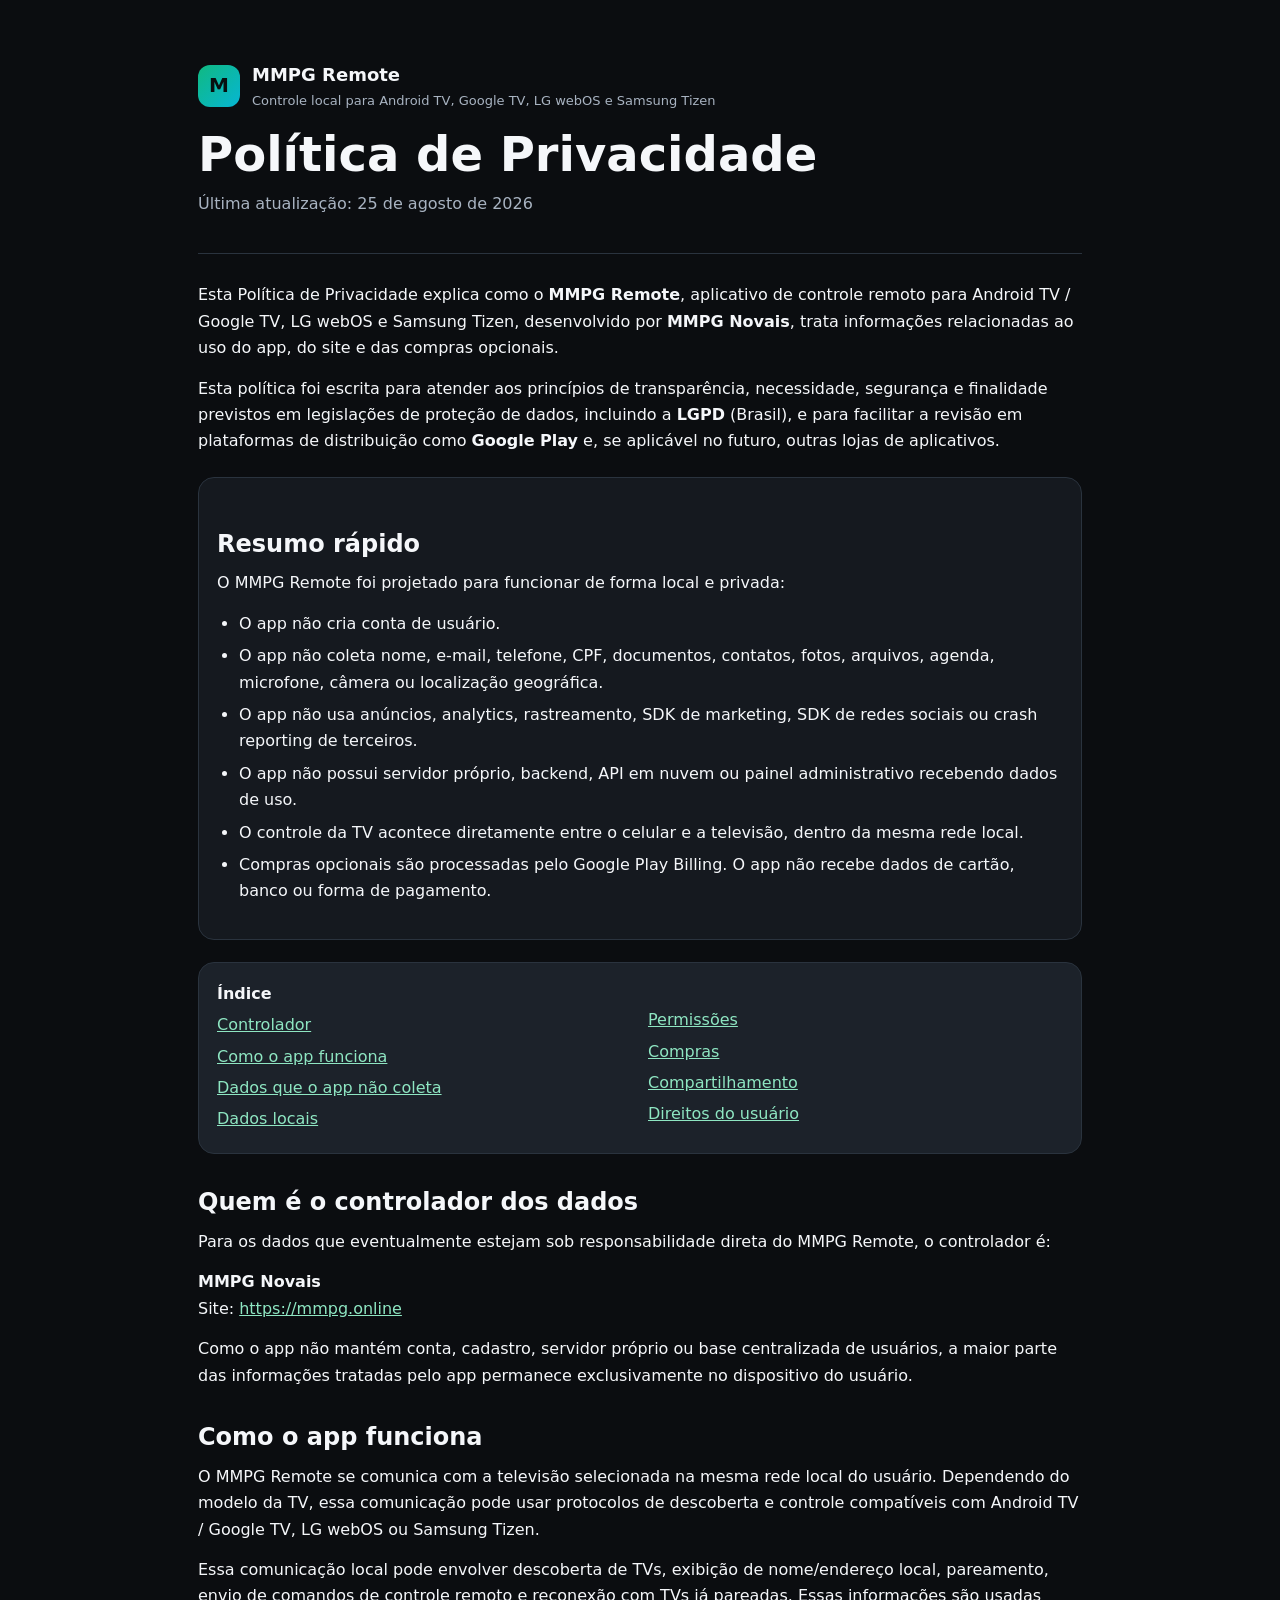
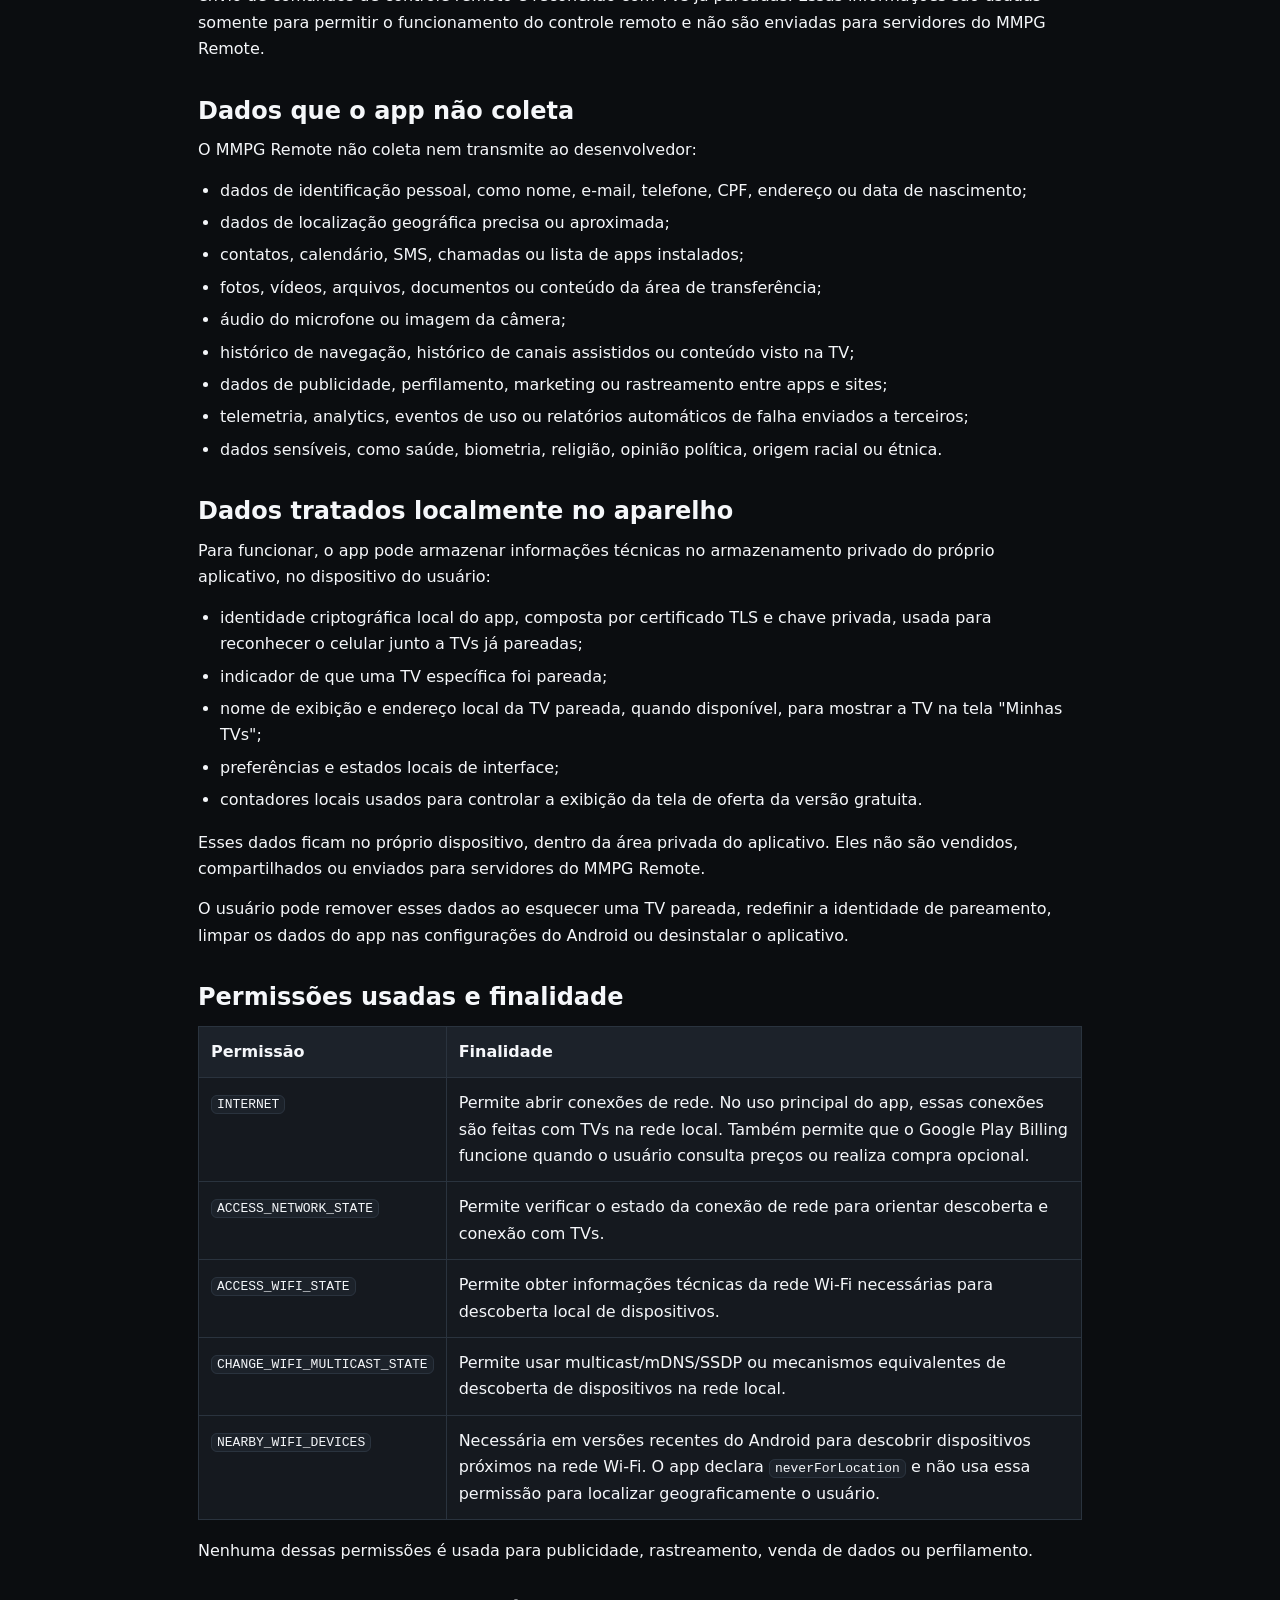
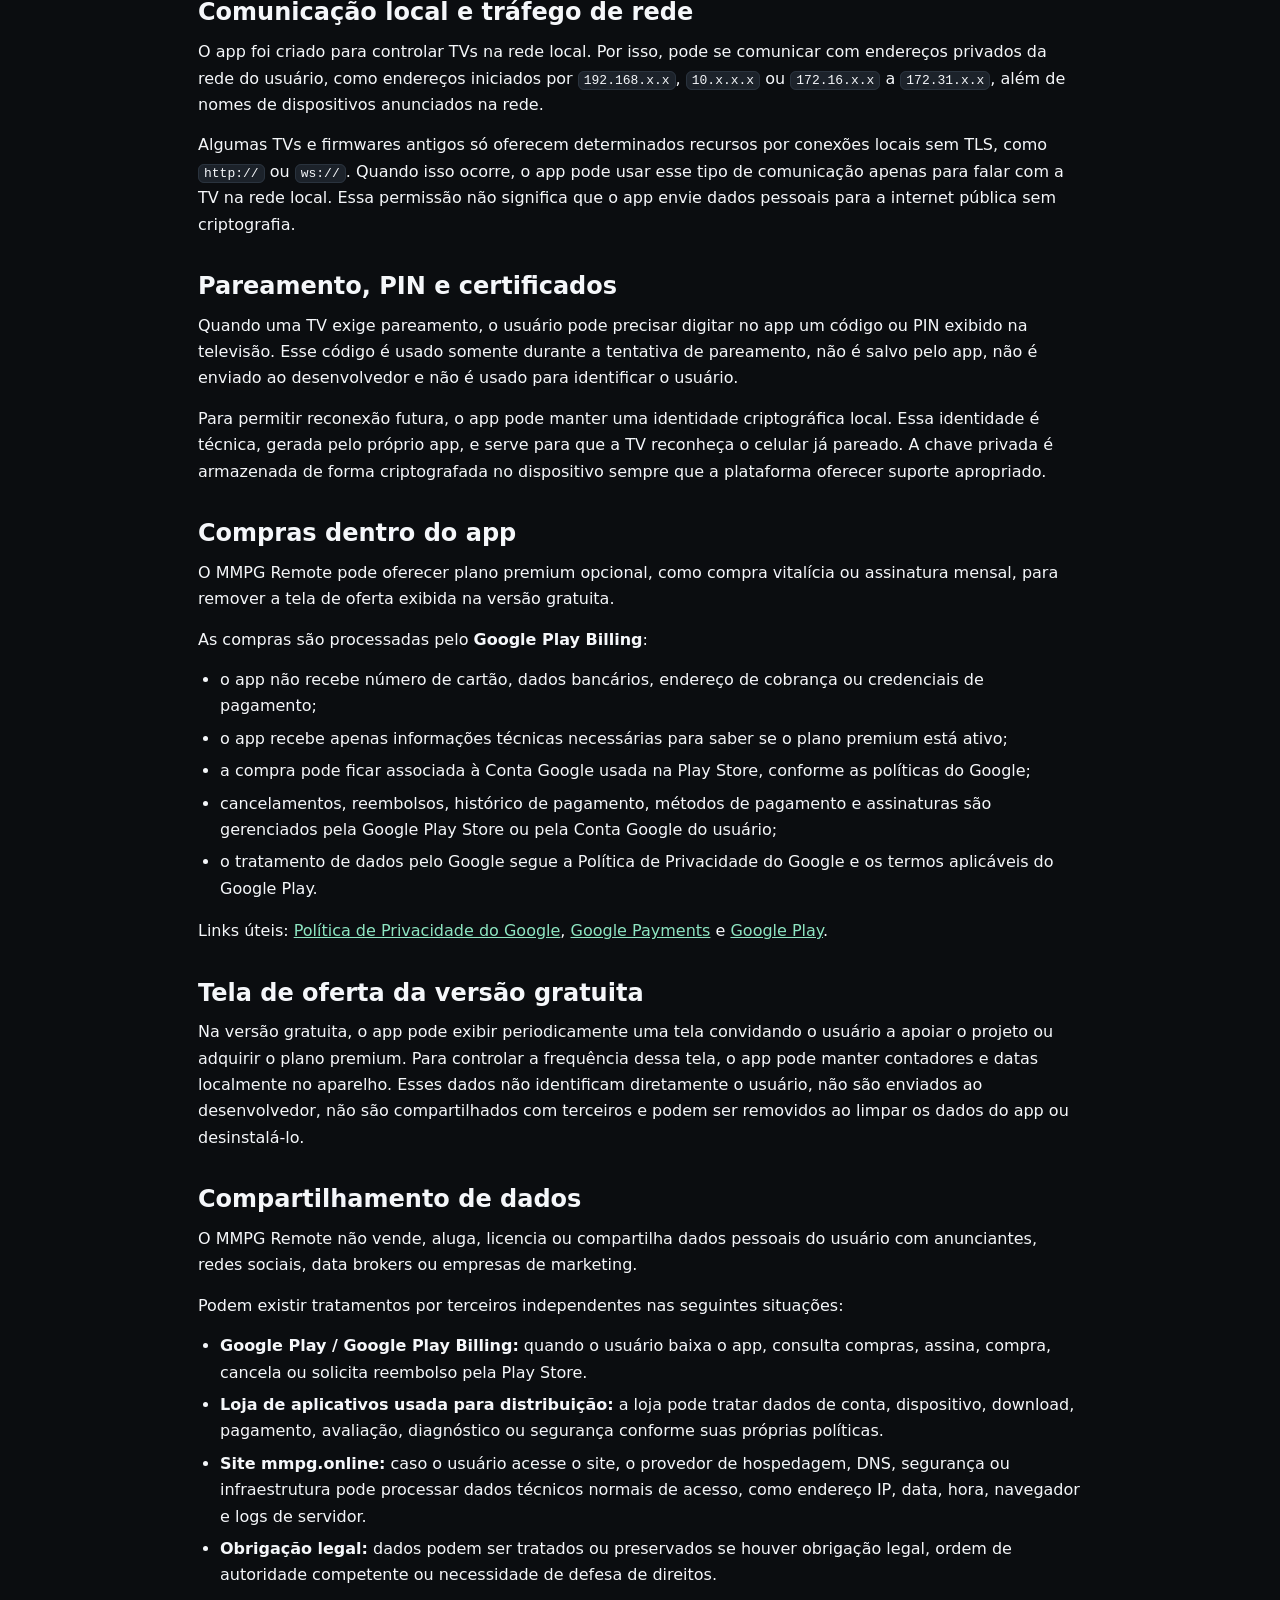
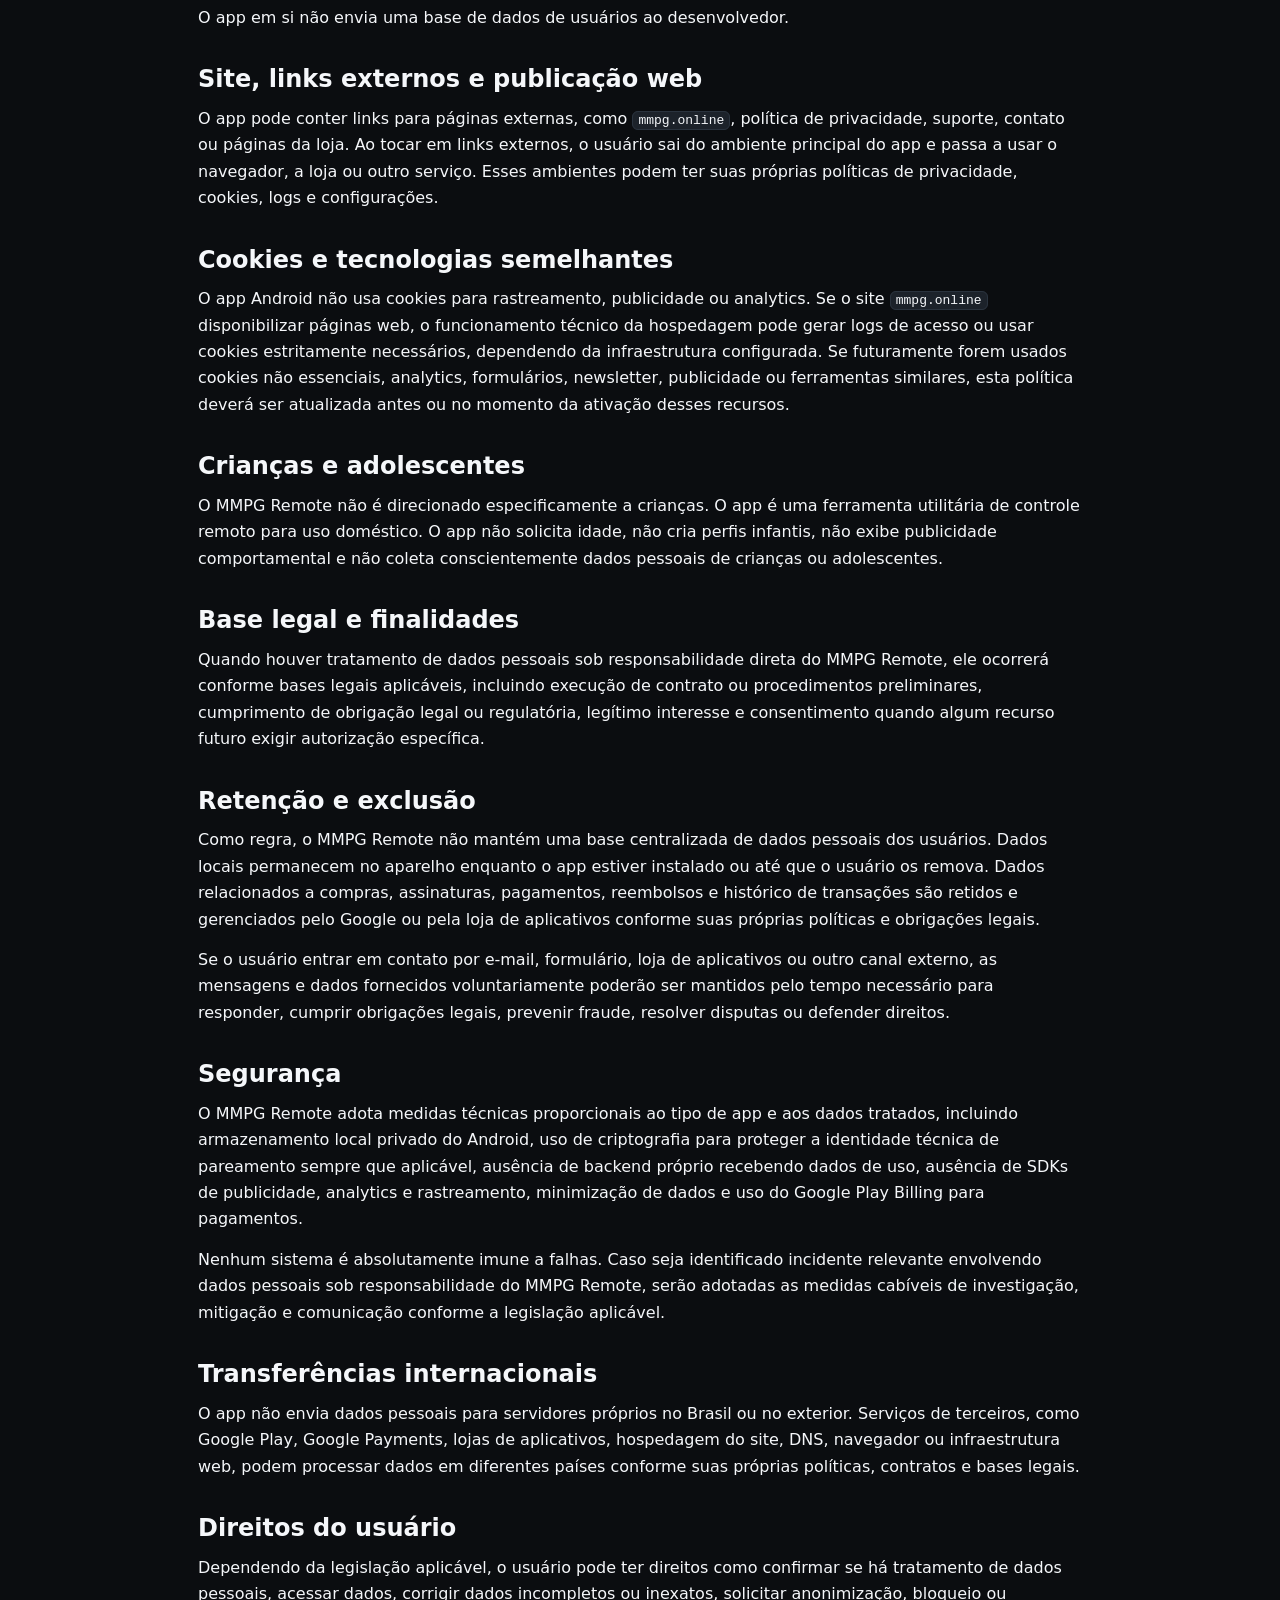
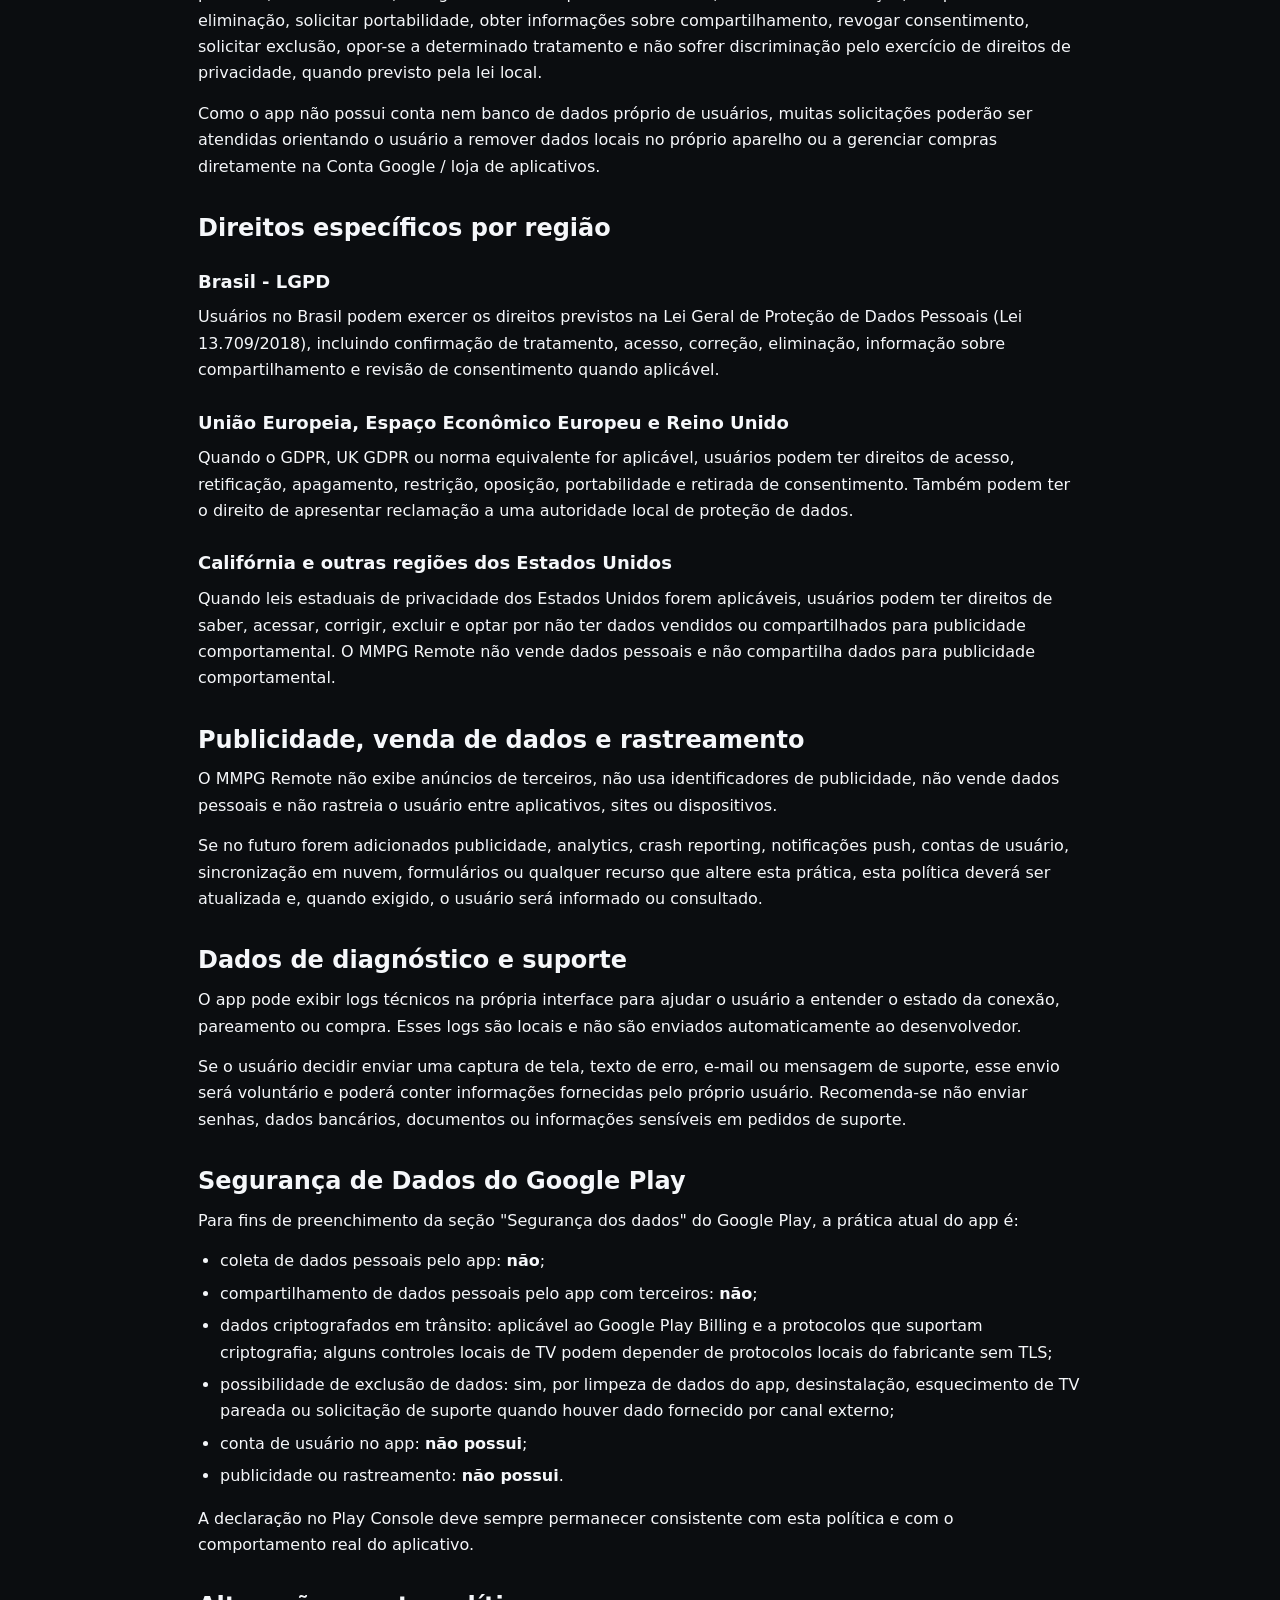
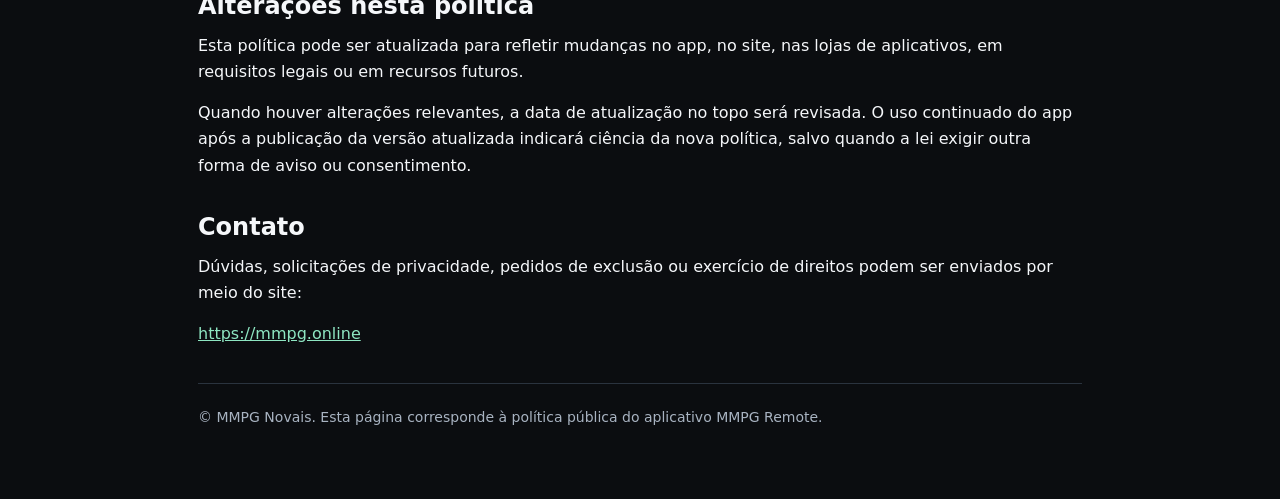
<file: MMPG_Remote/site/privacidade/index.html>
<!doctype html>
<html lang="pt-BR">
<head>
  <meta charset="utf-8">
  <meta name="viewport" content="width=device-width,initial-scale=1">
  <title>Política de Privacidade - MMPG Remote</title>
  <meta name="description" content="Política de Privacidade do aplicativo MMPG Remote.">
  <style>
    :root{
      color-scheme:dark;
      --bg:#0b0d10;
      --panel:#15191f;
      --panel2:#1c222a;
      --text:#f5f7fa;
      --muted:#a8b3c1;
      --line:#2a333e;
      --accent:#10b981;
    }
    *{box-sizing:border-box}
    body{
      margin:0;background:var(--bg);color:var(--text);
      font-family:Inter,system-ui,-apple-system,BlinkMacSystemFont,"Segoe UI",Arial,sans-serif;
      line-height:1.65;
    }
    a{color:#8ee6c2}
    .wrap{max-width:920px;margin:0 auto;padding:32px 18px 56px}
    header{padding:28px 0 22px;border-bottom:1px solid var(--line);margin-bottom:28px}
    .brand{display:flex;align-items:center;gap:12px;margin-bottom:18px}
    .mark{
      width:42px;height:42px;border-radius:12px;display:flex;align-items:center;justify-content:center;
      background:linear-gradient(135deg,#10b981,#06b6d4);color:#07100f;font-weight:900;font-size:20px;
    }
    .brand strong{display:block;font-size:18px}
    .brand span span{display:block;color:var(--muted);font-size:13px}
    h1{font-size:clamp(30px,6vw,48px);line-height:1.08;margin:0 0 10px}
    h2{font-size:24px;line-height:1.2;margin:34px 0 12px}
    h3{font-size:18px;margin:24px 0 8px}
    p{margin:0 0 14px}
    ul{padding-left:22px;margin:0 0 16px}
    li{margin:6px 0}
    .muted{color:var(--muted)}
    .summary{
      background:var(--panel);border:1px solid var(--line);border-radius:16px;
      padding:18px;margin:22px 0;
    }
    .toc{
      background:var(--panel2);border:1px solid var(--line);border-radius:16px;
      padding:18px;margin:22px 0 30px;
    }
    .toc ul{columns:2;list-style:none;padding:0;margin:0}
    .toc li{break-inside:avoid;margin:5px 0}
    table{width:100%;border-collapse:collapse;margin:14px 0 18px;background:var(--panel)}
    th,td{border:1px solid var(--line);padding:12px;text-align:left;vertical-align:top}
    th{background:var(--panel2)}
    code{background:var(--panel2);border:1px solid var(--line);border-radius:6px;padding:1px 5px}
    footer{margin-top:36px;padding-top:22px;border-top:1px solid var(--line);color:var(--muted);font-size:14px}
    @media (max-width:720px){
      .toc ul{columns:1}
      table,thead,tbody,tr,th,td{display:block}
      th{border-bottom:0}
      td{border-top:0;margin-bottom:10px}
    }
  </style>
</head>
<body>
  <main class="wrap">
    <header>
      <div class="brand">
        <div class="mark">M</div>
        <span><strong>MMPG Remote</strong><span>Controle local para Android TV, Google TV, LG webOS e Samsung Tizen</span></span>
      </div>
      <h1>Política de Privacidade</h1>
      <p class="muted">Última atualização: 25 de agosto de 2026</p>
    </header>

    <p>Esta Política de Privacidade explica como o <strong>MMPG Remote</strong>, aplicativo de controle remoto para Android TV / Google TV, LG webOS e Samsung Tizen, desenvolvido por <strong>MMPG Novais</strong>, trata informações relacionadas ao uso do app, do site e das compras opcionais.</p>
    <p>Esta política foi escrita para atender aos princípios de transparência, necessidade, segurança e finalidade previstos em legislações de proteção de dados, incluindo a <strong>LGPD</strong> (Brasil), e para facilitar a revisão em plataformas de distribuição como <strong>Google Play</strong> e, se aplicável no futuro, outras lojas de aplicativos.</p>

    <section class="summary">
      <h2 id="resumo">Resumo rápido</h2>
      <p>O MMPG Remote foi projetado para funcionar de forma local e privada:</p>
      <ul>
        <li>O app não cria conta de usuário.</li>
        <li>O app não coleta nome, e-mail, telefone, CPF, documentos, contatos, fotos, arquivos, agenda, microfone, câmera ou localização geográfica.</li>
        <li>O app não usa anúncios, analytics, rastreamento, SDK de marketing, SDK de redes sociais ou crash reporting de terceiros.</li>
        <li>O app não possui servidor próprio, backend, API em nuvem ou painel administrativo recebendo dados de uso.</li>
        <li>O controle da TV acontece diretamente entre o celular e a televisão, dentro da mesma rede local.</li>
        <li>Compras opcionais são processadas pelo Google Play Billing. O app não recebe dados de cartão, banco ou forma de pagamento.</li>
      </ul>
    </section>

    <nav class="toc" aria-label="Índice">
      <strong>Índice</strong>
      <ul>
        <li><a href="#controlador">Controlador</a></li>
        <li><a href="#funcionamento">Como o app funciona</a></li>
        <li><a href="#nao-coleta">Dados que o app não coleta</a></li>
        <li><a href="#dados-locais">Dados locais</a></li>
        <li><a href="#permissoes">Permissões</a></li>
        <li><a href="#compras">Compras</a></li>
        <li><a href="#compartilhamento">Compartilhamento</a></li>
        <li><a href="#direitos">Direitos do usuário</a></li>
      </ul>
    </nav>

    <h2 id="controlador">Quem é o controlador dos dados</h2>
    <p>Para os dados que eventualmente estejam sob responsabilidade direta do MMPG Remote, o controlador é:</p>
    <p><strong>MMPG Novais</strong><br>Site: <a href="https://mmpg.online">https://mmpg.online</a></p>
    <p>Como o app não mantém conta, cadastro, servidor próprio ou base centralizada de usuários, a maior parte das informações tratadas pelo app permanece exclusivamente no dispositivo do usuário.</p>

    <h2 id="funcionamento">Como o app funciona</h2>
    <p>O MMPG Remote se comunica com a televisão selecionada na mesma rede local do usuário. Dependendo do modelo da TV, essa comunicação pode usar protocolos de descoberta e controle compatíveis com Android TV / Google TV, LG webOS ou Samsung Tizen.</p>
    <p>Essa comunicação local pode envolver descoberta de TVs, exibição de nome/endereço local, pareamento, envio de comandos de controle remoto e reconexão com TVs já pareadas. Essas informações são usadas somente para permitir o funcionamento do controle remoto e não são enviadas para servidores do MMPG Remote.</p>

    <h2 id="nao-coleta">Dados que o app não coleta</h2>
    <p>O MMPG Remote não coleta nem transmite ao desenvolvedor:</p>
    <ul>
      <li>dados de identificação pessoal, como nome, e-mail, telefone, CPF, endereço ou data de nascimento;</li>
      <li>dados de localização geográfica precisa ou aproximada;</li>
      <li>contatos, calendário, SMS, chamadas ou lista de apps instalados;</li>
      <li>fotos, vídeos, arquivos, documentos ou conteúdo da área de transferência;</li>
      <li>áudio do microfone ou imagem da câmera;</li>
      <li>histórico de navegação, histórico de canais assistidos ou conteúdo visto na TV;</li>
      <li>dados de publicidade, perfilamento, marketing ou rastreamento entre apps e sites;</li>
      <li>telemetria, analytics, eventos de uso ou relatórios automáticos de falha enviados a terceiros;</li>
      <li>dados sensíveis, como saúde, biometria, religião, opinião política, origem racial ou étnica.</li>
    </ul>

    <h2 id="dados-locais">Dados tratados localmente no aparelho</h2>
    <p>Para funcionar, o app pode armazenar informações técnicas no armazenamento privado do próprio aplicativo, no dispositivo do usuário:</p>
    <ul>
      <li>identidade criptográfica local do app, composta por certificado TLS e chave privada, usada para reconhecer o celular junto a TVs já pareadas;</li>
      <li>indicador de que uma TV específica foi pareada;</li>
      <li>nome de exibição e endereço local da TV pareada, quando disponível, para mostrar a TV na tela "Minhas TVs";</li>
      <li>preferências e estados locais de interface;</li>
      <li>contadores locais usados para controlar a exibição da tela de oferta da versão gratuita.</li>
    </ul>
    <p>Esses dados ficam no próprio dispositivo, dentro da área privada do aplicativo. Eles não são vendidos, compartilhados ou enviados para servidores do MMPG Remote.</p>
    <p>O usuário pode remover esses dados ao esquecer uma TV pareada, redefinir a identidade de pareamento, limpar os dados do app nas configurações do Android ou desinstalar o aplicativo.</p>

    <h2 id="permissoes">Permissões usadas e finalidade</h2>
    <table>
      <thead>
        <tr><th>Permissão</th><th>Finalidade</th></tr>
      </thead>
      <tbody>
        <tr><td><code>INTERNET</code></td><td>Permite abrir conexões de rede. No uso principal do app, essas conexões são feitas com TVs na rede local. Também permite que o Google Play Billing funcione quando o usuário consulta preços ou realiza compra opcional.</td></tr>
        <tr><td><code>ACCESS_NETWORK_STATE</code></td><td>Permite verificar o estado da conexão de rede para orientar descoberta e conexão com TVs.</td></tr>
        <tr><td><code>ACCESS_WIFI_STATE</code></td><td>Permite obter informações técnicas da rede Wi-Fi necessárias para descoberta local de dispositivos.</td></tr>
        <tr><td><code>CHANGE_WIFI_MULTICAST_STATE</code></td><td>Permite usar multicast/mDNS/SSDP ou mecanismos equivalentes de descoberta de dispositivos na rede local.</td></tr>
        <tr><td><code>NEARBY_WIFI_DEVICES</code></td><td>Necessária em versões recentes do Android para descobrir dispositivos próximos na rede Wi-Fi. O app declara <code>neverForLocation</code> e não usa essa permissão para localizar geograficamente o usuário.</td></tr>
      </tbody>
    </table>
    <p>Nenhuma dessas permissões é usada para publicidade, rastreamento, venda de dados ou perfilamento.</p>

    <h2>Comunicação local e tráfego de rede</h2>
    <p>O app foi criado para controlar TVs na rede local. Por isso, pode se comunicar com endereços privados da rede do usuário, como endereços iniciados por <code>192.168.x.x</code>, <code>10.x.x.x</code> ou <code>172.16.x.x</code> a <code>172.31.x.x</code>, além de nomes de dispositivos anunciados na rede.</p>
    <p>Algumas TVs e firmwares antigos só oferecem determinados recursos por conexões locais sem TLS, como <code>http://</code> ou <code>ws://</code>. Quando isso ocorre, o app pode usar esse tipo de comunicação apenas para falar com a TV na rede local. Essa permissão não significa que o app envie dados pessoais para a internet pública sem criptografia.</p>

    <h2>Pareamento, PIN e certificados</h2>
    <p>Quando uma TV exige pareamento, o usuário pode precisar digitar no app um código ou PIN exibido na televisão. Esse código é usado somente durante a tentativa de pareamento, não é salvo pelo app, não é enviado ao desenvolvedor e não é usado para identificar o usuário.</p>
    <p>Para permitir reconexão futura, o app pode manter uma identidade criptográfica local. Essa identidade é técnica, gerada pelo próprio app, e serve para que a TV reconheça o celular já pareado. A chave privada é armazenada de forma criptografada no dispositivo sempre que a plataforma oferecer suporte apropriado.</p>

    <h2 id="compras">Compras dentro do app</h2>
    <p>O MMPG Remote pode oferecer plano premium opcional, como compra vitalícia ou assinatura mensal, para remover a tela de oferta exibida na versão gratuita.</p>
    <p>As compras são processadas pelo <strong>Google Play Billing</strong>:</p>
    <ul>
      <li>o app não recebe número de cartão, dados bancários, endereço de cobrança ou credenciais de pagamento;</li>
      <li>o app recebe apenas informações técnicas necessárias para saber se o plano premium está ativo;</li>
      <li>a compra pode ficar associada à Conta Google usada na Play Store, conforme as políticas do Google;</li>
      <li>cancelamentos, reembolsos, histórico de pagamento, métodos de pagamento e assinaturas são gerenciados pela Google Play Store ou pela Conta Google do usuário;</li>
      <li>o tratamento de dados pelo Google segue a Política de Privacidade do Google e os termos aplicáveis do Google Play.</li>
    </ul>
    <p>Links úteis: <a href="https://policies.google.com/privacy">Política de Privacidade do Google</a>, <a href="https://payments.google.com">Google Payments</a> e <a href="https://play.google.com">Google Play</a>.</p>

    <h2>Tela de oferta da versão gratuita</h2>
    <p>Na versão gratuita, o app pode exibir periodicamente uma tela convidando o usuário a apoiar o projeto ou adquirir o plano premium. Para controlar a frequência dessa tela, o app pode manter contadores e datas localmente no aparelho. Esses dados não identificam diretamente o usuário, não são enviados ao desenvolvedor, não são compartilhados com terceiros e podem ser removidos ao limpar os dados do app ou desinstalá-lo.</p>

    <h2 id="compartilhamento">Compartilhamento de dados</h2>
    <p>O MMPG Remote não vende, aluga, licencia ou compartilha dados pessoais do usuário com anunciantes, redes sociais, data brokers ou empresas de marketing.</p>
    <p>Podem existir tratamentos por terceiros independentes nas seguintes situações:</p>
    <ul>
      <li><strong>Google Play / Google Play Billing:</strong> quando o usuário baixa o app, consulta compras, assina, compra, cancela ou solicita reembolso pela Play Store.</li>
      <li><strong>Loja de aplicativos usada para distribuição:</strong> a loja pode tratar dados de conta, dispositivo, download, pagamento, avaliação, diagnóstico ou segurança conforme suas próprias políticas.</li>
      <li><strong>Site mmpg.online:</strong> caso o usuário acesse o site, o provedor de hospedagem, DNS, segurança ou infraestrutura pode processar dados técnicos normais de acesso, como endereço IP, data, hora, navegador e logs de servidor.</li>
      <li><strong>Obrigação legal:</strong> dados podem ser tratados ou preservados se houver obrigação legal, ordem de autoridade competente ou necessidade de defesa de direitos.</li>
    </ul>
    <p>O app em si não envia uma base de dados de usuários ao desenvolvedor.</p>

    <h2>Site, links externos e publicação web</h2>
    <p>O app pode conter links para páginas externas, como <code>mmpg.online</code>, política de privacidade, suporte, contato ou páginas da loja. Ao tocar em links externos, o usuário sai do ambiente principal do app e passa a usar o navegador, a loja ou outro serviço. Esses ambientes podem ter suas próprias políticas de privacidade, cookies, logs e configurações.</p>

    <h2>Cookies e tecnologias semelhantes</h2>
    <p>O app Android não usa cookies para rastreamento, publicidade ou analytics. Se o site <code>mmpg.online</code> disponibilizar páginas web, o funcionamento técnico da hospedagem pode gerar logs de acesso ou usar cookies estritamente necessários, dependendo da infraestrutura configurada. Se futuramente forem usados cookies não essenciais, analytics, formulários, newsletter, publicidade ou ferramentas similares, esta política deverá ser atualizada antes ou no momento da ativação desses recursos.</p>

    <h2>Crianças e adolescentes</h2>
    <p>O MMPG Remote não é direcionado especificamente a crianças. O app é uma ferramenta utilitária de controle remoto para uso doméstico. O app não solicita idade, não cria perfis infantis, não exibe publicidade comportamental e não coleta conscientemente dados pessoais de crianças ou adolescentes.</p>

    <h2>Base legal e finalidades</h2>
    <p>Quando houver tratamento de dados pessoais sob responsabilidade direta do MMPG Remote, ele ocorrerá conforme bases legais aplicáveis, incluindo execução de contrato ou procedimentos preliminares, cumprimento de obrigação legal ou regulatória, legítimo interesse e consentimento quando algum recurso futuro exigir autorização específica.</p>

    <h2>Retenção e exclusão</h2>
    <p>Como regra, o MMPG Remote não mantém uma base centralizada de dados pessoais dos usuários. Dados locais permanecem no aparelho enquanto o app estiver instalado ou até que o usuário os remova. Dados relacionados a compras, assinaturas, pagamentos, reembolsos e histórico de transações são retidos e gerenciados pelo Google ou pela loja de aplicativos conforme suas próprias políticas e obrigações legais.</p>
    <p>Se o usuário entrar em contato por e-mail, formulário, loja de aplicativos ou outro canal externo, as mensagens e dados fornecidos voluntariamente poderão ser mantidos pelo tempo necessário para responder, cumprir obrigações legais, prevenir fraude, resolver disputas ou defender direitos.</p>

    <h2>Segurança</h2>
    <p>O MMPG Remote adota medidas técnicas proporcionais ao tipo de app e aos dados tratados, incluindo armazenamento local privado do Android, uso de criptografia para proteger a identidade técnica de pareamento sempre que aplicável, ausência de backend próprio recebendo dados de uso, ausência de SDKs de publicidade, analytics e rastreamento, minimização de dados e uso do Google Play Billing para pagamentos.</p>
    <p>Nenhum sistema é absolutamente imune a falhas. Caso seja identificado incidente relevante envolvendo dados pessoais sob responsabilidade do MMPG Remote, serão adotadas as medidas cabíveis de investigação, mitigação e comunicação conforme a legislação aplicável.</p>

    <h2>Transferências internacionais</h2>
    <p>O app não envia dados pessoais para servidores próprios no Brasil ou no exterior. Serviços de terceiros, como Google Play, Google Payments, lojas de aplicativos, hospedagem do site, DNS, navegador ou infraestrutura web, podem processar dados em diferentes países conforme suas próprias políticas, contratos e bases legais.</p>

    <h2 id="direitos">Direitos do usuário</h2>
    <p>Dependendo da legislação aplicável, o usuário pode ter direitos como confirmar se há tratamento de dados pessoais, acessar dados, corrigir dados incompletos ou inexatos, solicitar anonimização, bloqueio ou eliminação, solicitar portabilidade, obter informações sobre compartilhamento, revogar consentimento, solicitar exclusão, opor-se a determinado tratamento e não sofrer discriminação pelo exercício de direitos de privacidade, quando previsto pela lei local.</p>
    <p>Como o app não possui conta nem banco de dados próprio de usuários, muitas solicitações poderão ser atendidas orientando o usuário a remover dados locais no próprio aparelho ou a gerenciar compras diretamente na Conta Google / loja de aplicativos.</p>

    <h2>Direitos específicos por região</h2>
    <h3>Brasil - LGPD</h3>
    <p>Usuários no Brasil podem exercer os direitos previstos na Lei Geral de Proteção de Dados Pessoais (Lei 13.709/2018), incluindo confirmação de tratamento, acesso, correção, eliminação, informação sobre compartilhamento e revisão de consentimento quando aplicável.</p>
    <h3>União Europeia, Espaço Econômico Europeu e Reino Unido</h3>
    <p>Quando o GDPR, UK GDPR ou norma equivalente for aplicável, usuários podem ter direitos de acesso, retificação, apagamento, restrição, oposição, portabilidade e retirada de consentimento. Também podem ter o direito de apresentar reclamação a uma autoridade local de proteção de dados.</p>
    <h3>Califórnia e outras regiões dos Estados Unidos</h3>
    <p>Quando leis estaduais de privacidade dos Estados Unidos forem aplicáveis, usuários podem ter direitos de saber, acessar, corrigir, excluir e optar por não ter dados vendidos ou compartilhados para publicidade comportamental. O MMPG Remote não vende dados pessoais e não compartilha dados para publicidade comportamental.</p>

    <h2>Publicidade, venda de dados e rastreamento</h2>
    <p>O MMPG Remote não exibe anúncios de terceiros, não usa identificadores de publicidade, não vende dados pessoais e não rastreia o usuário entre aplicativos, sites ou dispositivos.</p>
    <p>Se no futuro forem adicionados publicidade, analytics, crash reporting, notificações push, contas de usuário, sincronização em nuvem, formulários ou qualquer recurso que altere esta prática, esta política deverá ser atualizada e, quando exigido, o usuário será informado ou consultado.</p>

    <h2>Dados de diagnóstico e suporte</h2>
    <p>O app pode exibir logs técnicos na própria interface para ajudar o usuário a entender o estado da conexão, pareamento ou compra. Esses logs são locais e não são enviados automaticamente ao desenvolvedor.</p>
    <p>Se o usuário decidir enviar uma captura de tela, texto de erro, e-mail ou mensagem de suporte, esse envio será voluntário e poderá conter informações fornecidas pelo próprio usuário. Recomenda-se não enviar senhas, dados bancários, documentos ou informações sensíveis em pedidos de suporte.</p>

    <h2>Segurança de Dados do Google Play</h2>
    <p>Para fins de preenchimento da seção "Segurança dos dados" do Google Play, a prática atual do app é:</p>
    <ul>
      <li>coleta de dados pessoais pelo app: <strong>não</strong>;</li>
      <li>compartilhamento de dados pessoais pelo app com terceiros: <strong>não</strong>;</li>
      <li>dados criptografados em trânsito: aplicável ao Google Play Billing e a protocolos que suportam criptografia; alguns controles locais de TV podem depender de protocolos locais do fabricante sem TLS;</li>
      <li>possibilidade de exclusão de dados: sim, por limpeza de dados do app, desinstalação, esquecimento de TV pareada ou solicitação de suporte quando houver dado fornecido por canal externo;</li>
      <li>conta de usuário no app: <strong>não possui</strong>;</li>
      <li>publicidade ou rastreamento: <strong>não possui</strong>.</li>
    </ul>
    <p>A declaração no Play Console deve sempre permanecer consistente com esta política e com o comportamento real do aplicativo.</p>

    <h2>Alterações nesta política</h2>
    <p>Esta política pode ser atualizada para refletir mudanças no app, no site, nas lojas de aplicativos, em requisitos legais ou em recursos futuros.</p>
    <p>Quando houver alterações relevantes, a data de atualização no topo será revisada. O uso continuado do app após a publicação da versão atualizada indicará ciência da nova política, salvo quando a lei exigir outra forma de aviso ou consentimento.</p>

    <h2>Contato</h2>
    <p>Dúvidas, solicitações de privacidade, pedidos de exclusão ou exercício de direitos podem ser enviados por meio do site:</p>
    <p><a href="https://mmpg.online">https://mmpg.online</a></p>

    <footer>
      <p>© MMPG Novais. Esta página corresponde à política pública do aplicativo MMPG Remote.</p>
    </footer>
  </main>
</body>
</html>
</file>
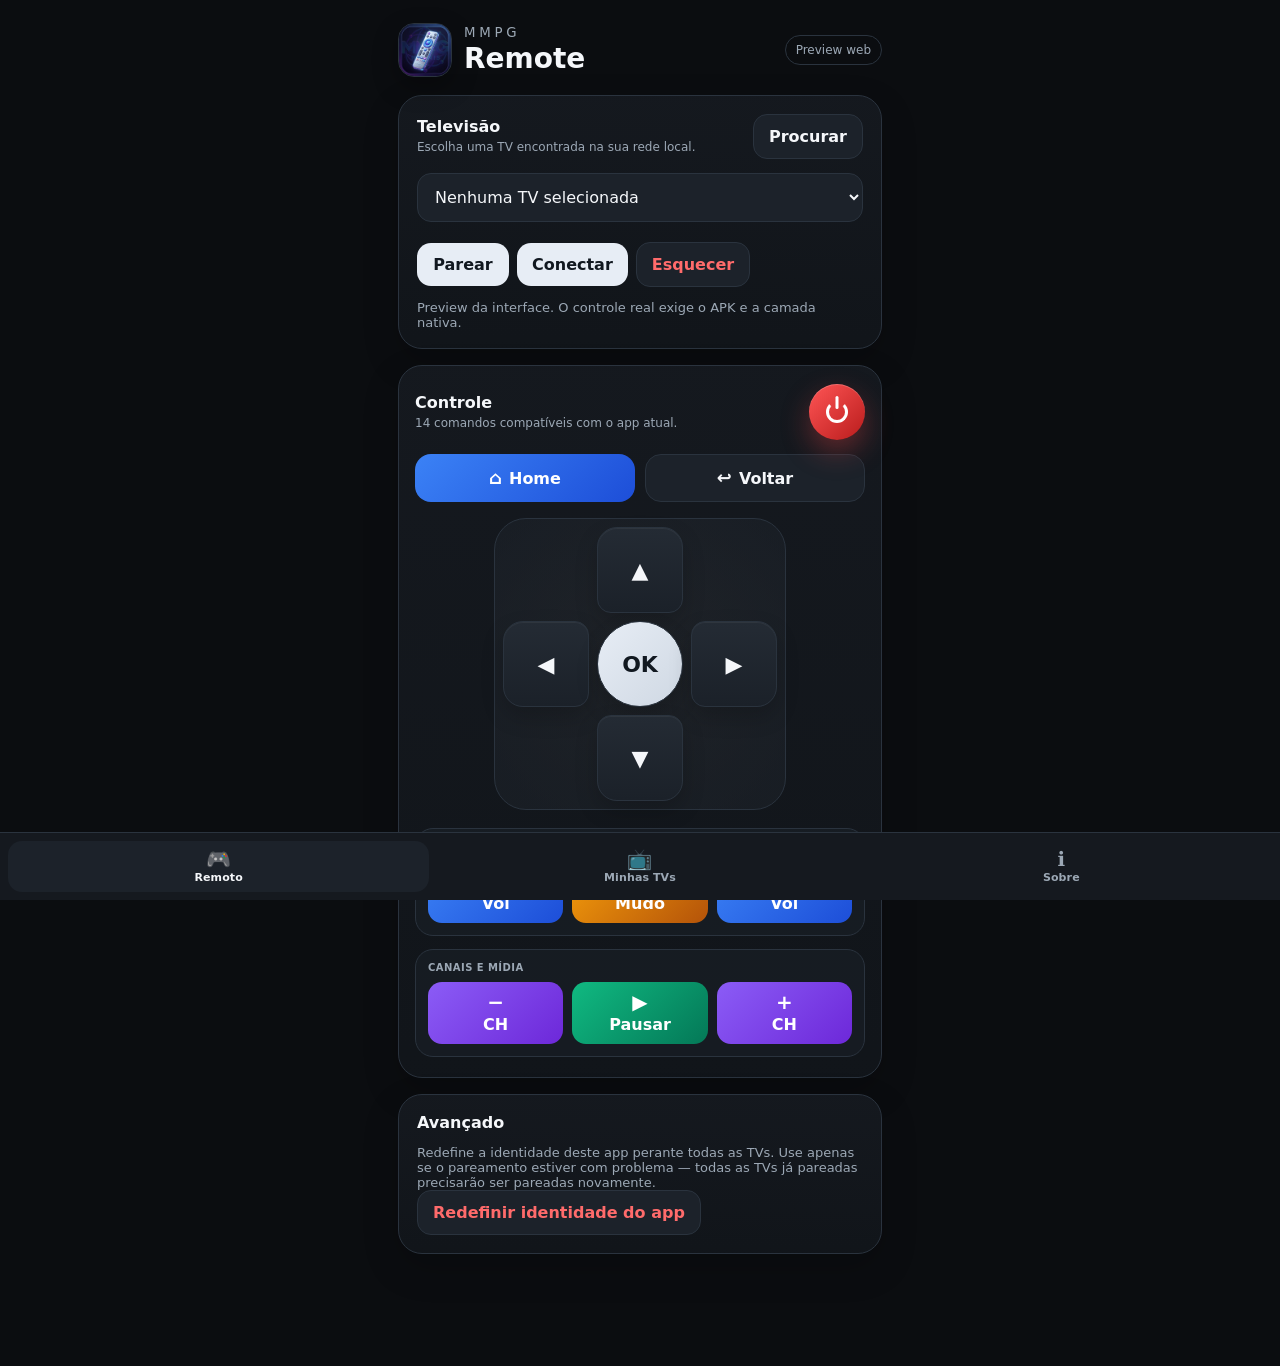
<file: MMPG_Remote/app/src/main/assets/index.html>
<!doctype html>
<html lang="pt-BR">
<head>
  <meta charset="utf-8" />
  <meta name="viewport" content="width=device-width,initial-scale=1,viewport-fit=cover" />
  <title>MMPG Remote</title>
  <link rel="stylesheet" href="style.css" />
  <link rel="stylesheet" href="paywall.css" />
</head>
<body>
  <main class="app">
    <header class="app-header">
      <div class="brand-lockup">
        <img src="logo_mmpg_remoto.jpg" alt="MMPG Remote" class="app-logo">
        <div>
          <small>MMPG</small>
          <h1>Remote</h1>
          <small id="versionLabel" class="version"></small>
        </div>
      </div>
      <div class="header-status">
        <span id="status" class="badge">Desconectado</span>
        <span id="mockBadge" class="badge mock" hidden title="Build de debug (BuildConfig.ALLOW_MOCK)">DEBUG</span>
      </div>
    </header>

    <div class="view" id="view-remote">
      <section class="card tv-card">
        <div class="row">
          <div>
            <strong>Televisão</strong>
            <p class="section-hint">Escolha uma TV encontrada na sua rede local.</p>
          </div>
          <button class="ghost discover-btn" onclick="discover()">Procurar</button>
        </div>
        <select id="deviceSelect" aria-label="TV selecionada">
          <option value="">Nenhuma TV selecionada</option>
        </select>
        <div id="deviceCards" class="device-cards" aria-live="polite"></div>
        <div class="row compact tv-actions">
          <button onclick="openPair()">Parear</button>
          <button onclick="connectTv()">Conectar</button>
          <button class="danger ghost" onclick="forgetTv()">Esquecer</button>
        </div>
        <p id="deviceInfo" class="muted">Celular e TV devem estar na mesma Wi‑Fi.</p>
      </section>

      <section class="remote">
        <div class="remote-head">
          <div>
            <strong>Controle</strong>
            <p class="section-hint">14 comandos compatíveis com o app atual.</p>
          </div>
          <button class="round power" onclick="key('POWER')" aria-label="Ligar/desligar"><span class="power-icon"></span></button>
        </div>

        <div class="top-actions">
          <button class="pill pill-home" onclick="key('HOME')"><span>⌂</span>Home</button>
          <button class="pill pill-back" onclick="key('BACK')"><span>↩</span>Voltar</button>
        </div>

        <div class="dpad">
          <button class="up" onclick="key('UP')" aria-label="Cima"><span>▲</span></button>
          <button class="left" onclick="key('LEFT')" aria-label="Esquerda"><span>◀</span></button>
          <button class="ok" onclick="key('ENTER')">OK</button>
          <button class="right" onclick="key('RIGHT')" aria-label="Direita"><span>▶</span></button>
          <button class="down" onclick="key('DOWN')" aria-label="Baixo"><span>▼</span></button>
        </div>

        <div class="remote-groups">
          <div class="remote-group">
            <span class="group-label">Volume</span>
            <div class="grid grid-three">
              <button class="fn-volume" onclick="key('VOLUME_DOWN')"><span>−</span>Vol</button>
              <button class="fn-mute" onclick="key('MUTE')"><span>●</span>Mudo</button>
              <button class="fn-volume" onclick="key('VOLUME_UP')"><span>+</span>Vol</button>
            </div>
          </div>
          <div class="remote-group">
            <span class="group-label">Canais e mídia</span>
            <div class="grid grid-three">
              <button class="fn-channel" onclick="key('CHANNEL_DOWN')"><span>−</span>CH</button>
              <button class="fn-play" onclick="key('PLAY_PAUSE')"><span>▶</span>Pausar</button>
              <button class="fn-channel" onclick="key('CHANNEL_UP')"><span>+</span>CH</button>
            </div>
          </div>
        </div>
      </section>

      <section class="card advanced">
        <strong>Avançado</strong>
        <p class="muted">Redefine a identidade deste app perante todas as TVs. Use apenas se o pareamento estiver com problema — todas as TVs já pareadas precisarão ser pareadas novamente.</p>
        <button class="danger ghost" onclick="resetIdentity()">Redefinir identidade do app</button>
      </section>

      <section class="card debug-log" id="debugLogSection" hidden>
        <div class="row">
          <strong>Log</strong>
          <div class="row compact" style="margin-top:0">
            <button class="ghost" onclick="copyLog()">Copiar</button>
            <button class="ghost" onclick="clearLog()">Limpar</button>
          </div>
        </div>
        <pre id="debugLog" class="log"></pre>
      </section>
    </div>

    <div class="view" id="view-tvs" hidden>
      <section class="card">
        <div class="row">
          <strong>TVs pareadas</strong>
          <button class="ghost" onclick="loadPairedDevices()">Atualizar</button>
        </div>
        <p class="muted">TVs que você já pareou neste aparelho — inclusive as que não estão visíveis na rede agora.</p>
        <div id="pairedList" class="paired-list">
          <p class="muted" id="pairedEmpty">Nenhuma TV pareada ainda.</p>
        </div>
      </section>
    </div>

    <div class="view" id="view-about" hidden>
      <section class="card">
        <div class="row">
          <strong>MMPG Remote</strong>
          <small id="aboutVersion" class="muted"></small>
        </div>
        <p class="muted">Controle remoto para Android TV/Google TV, LG webOS e Samsung Tizen — direto na sua rede local, sem servidor, sem nuvem.</p>
      </section>

      <section class="card" id="aboutPlanCard">
        <strong>Seu plano</strong>
        <p class="muted" id="aboutPlanStatus">Verificando…</p>
        <div class="row compact" id="aboutPlanActions" hidden>
          <button onclick="buyLifetimeFromAbout()">Comprar vitalício <span id="aboutPriceLifetime"></span></button>
          <button class="ghost" onclick="buySubscriptionFromAbout()">Assinar <span id="aboutPriceMonthly"></span></button>
        </div>
      </section>

      <section class="card">
        <strong>Privacidade</strong>
        <p class="muted">O MMPG Remote não cria conta, não usa anúncios, analytics ou rastreamento, e não coleta dados pessoais para controlar a TV — tudo acontece direto na sua rede local. Compras opcionais são processadas pelo Google Play Billing (o app nunca vê dados de pagamento).</p>
      </section>

      <section class="card">
        <strong>Links</strong>
        <div class="about-links">
          <button class="link-button" onclick="openPrivacySummary()">Política de Privacidade</button>
          <a href="https://mmpg.online" target="_blank" rel="noopener">mmpg.online</a>
        </div>
      </section>
    </div>
  </main>

  <nav class="tabbar">
    <button class="tab-btn active" id="tabBtn-remote" onclick="showView('remote')">
      <span class="tab-icon">🎮</span><span class="tab-label">Remoto</span>
    </button>
    <button class="tab-btn" id="tabBtn-tvs" onclick="showView('tvs')">
      <span class="tab-icon">📺</span><span class="tab-label">Minhas TVs</span>
    </button>
    <button class="tab-btn" id="tabBtn-about" onclick="showView('about')">
      <span class="tab-icon">ℹ️</span><span class="tab-label">Sobre</span>
    </button>
  </nav>

  <dialog id="pairDialog">
    <form method="dialog" onsubmit="return doPair(event)">
      <h3>Parear TV</h3>
      <p>Digite o código exibido na televisão.</p>
      <input id="pin" inputmode="text" autocomplete="one-time-code" maxlength="12" placeholder="Código da TV" />
      <div class="row">
        <button type="button" class="ghost" onclick="cancelPair()">Cancelar</button>
        <button value="default" type="submit">Parear</button>
      </div>
    </form>
  </dialog>

  <dialog id="privacyDialog" class="privacy-dialog">
    <div>
      <div class="privacy-head">
        <div>
          <span class="privacy-eyebrow">Resumo dentro do app</span>
          <h3>Política de Privacidade</h3>
        </div>
        <button type="button" class="ghost dialog-close" onclick="closePrivacySummary()" aria-label="Fechar">×</button>
      </div>
      <p class="privacy-lead">Esta janela resume os pontos principais para consulta rápida. A versão completa, oficial e mais atualizada fica publicada no link abaixo.</p>

      <div class="privacy-summary">
        <p><strong>Privacidade por padrão</strong><span>Sem conta, anúncios, analytics ou rastreamento.</span></p>
        <p><strong>Controle local</strong><span>Comandos enviados direto entre celular e TV na mesma rede.</span></p>
        <p><strong>Dados no aparelho</strong><span>TVs pareadas, nomes de exibição, identidade técnica e preferências ficam locais.</span></p>
        <p><strong>Permissões</strong><span>Rede e Wi‑Fi servem para encontrar TVs próximas, não para localização geográfica.</span></p>
        <p><strong>Compras</strong><span>Google Play Billing processa pagamentos; o app nunca vê cartão ou dados bancários.</span></p>
        <p><strong>Exclusão</strong><span>Limpe dados do app, esqueça TVs pareadas ou desinstale para remover dados locais.</span></p>
      </div>

      <div class="privacy-actions">
        <a href="https://mmpg.online/privacidade" target="_blank" rel="noopener">Ver política completa</a>
        <button type="button" class="ghost" onclick="closePrivacySummary()">Fechar</button>
      </div>
    </div>
  </dialog>

  <div id="toast"></div>
  <script src="paywall.js"></script>
  <script src="app.js"></script>
</body>
</html>
</file>
<file: MMPG_Remote/app/src/main/assets/style.css>
:root{
  color-scheme:dark;
  --bg:#0b0d10;
  --panel:#15191f;
  --panel2:#1c222a;
  --text:#f5f7fa;
  --muted:#9ca8b5;
  --line:#2a333e;
  --accent:#e7edf5;
  --danger:#ff6b6b;
  --accent-blue:#3b82f6;
  --accent-purple:#8b5cf6;
  --accent-amber:#f59e0b;
  --accent-green:#10b981;
  --accent-red:#ef4444;
}
*{box-sizing:border-box}
body{margin:0;background:var(--bg);color:var(--text);font-family:Inter,system-ui,Arial,sans-serif}
.app{max-width:520px;margin:auto;padding:22px 18px calc(96px + env(safe-area-inset-bottom))}
.view[hidden]{display:none}
header{display:flex;align-items:center;justify-content:space-between;margin-bottom:18px}
.app-header{gap:14px}
.brand-lockup{display:flex;align-items:center;gap:12px;min-width:0}
.app-logo{width:54px;height:54px;border-radius:16px;object-fit:cover;border:1px solid var(--line);box-shadow:0 10px 26px rgba(0,0,0,.3)}
.header-status{display:flex;align-items:center;justify-content:flex-end;gap:7px;flex-wrap:wrap}
header small{letter-spacing:.28em;color:var(--muted)}
h1{margin:1px 0 0;font-size:28px}
.version{display:block;letter-spacing:0;color:var(--muted);font-size:11px;margin-top:2px}
.log{max-height:180px;overflow-y:auto;overflow-x:auto;white-space:pre-wrap;word-break:break-word;background:var(--panel2);border:1px solid var(--line);border-radius:12px;padding:10px;margin-top:10px;font-family:ui-monospace,Consolas,monospace;font-size:11px;color:var(--muted);line-height:1.5}
.card,.remote{background:linear-gradient(180deg,rgba(21,25,31,.98),rgba(17,21,26,.98));border:1px solid var(--line);border-radius:24px;padding:18px;margin-bottom:16px;box-shadow:0 14px 36px rgba(0,0,0,.18)}
.row{display:flex;align-items:center;justify-content:space-between;gap:8px}
.compact{margin-top:10px;justify-content:flex-start;flex-wrap:wrap}
select,input,button{font:inherit}
select,input{width:100%;background:var(--panel2);color:var(--text);border:1px solid var(--line);border-radius:14px;padding:13px;margin-top:10px}
button{border:0;border-radius:14px;padding:12px 15px;background:var(--accent);color:#111820;font-weight:700}
button.ghost{background:var(--panel2);color:var(--text);border:1px solid var(--line)}
button.danger{color:var(--danger)}
.badge{font-size:12px;color:var(--muted);border:1px solid var(--line);padding:7px 10px;border-radius:99px}
.badge.mock{color:var(--danger);border-color:var(--danger);margin-left:6px}
.muted{color:var(--muted);font-size:13px;margin-bottom:0}
.section-hint{color:var(--muted);font-size:12px;margin:3px 0 0;line-height:1.35}
.discover-btn{white-space:nowrap}
.tv-card select{margin-top:14px}
.device-cards{display:flex;flex-direction:column;gap:8px;margin-top:10px}
.device-empty{color:var(--muted);font-size:12px;border:1px dashed var(--line);border-radius:14px;padding:12px;text-align:center;background:rgba(28,34,42,.38)}
.device-card{display:grid;grid-template-columns:auto 1fr auto;align-items:center;gap:11px;width:100%;padding:12px;background:var(--panel2);color:var(--text);border:1px solid var(--line);border-radius:16px;text-align:left}
.device-card.selected{border-color:rgba(16,185,129,.75);box-shadow:0 0 0 1px rgba(16,185,129,.28),0 12px 28px rgba(0,0,0,.18)}
.device-icon{width:38px;height:38px;border-radius:12px;display:flex;align-items:center;justify-content:center;background:linear-gradient(135deg,var(--accent-green),#06b6d4);color:#07100f;font-size:13px;font-weight:900}
.device-main{min-width:0;display:flex;flex-direction:column;gap:2px}
.device-main strong{font-size:14px;white-space:nowrap;overflow:hidden;text-overflow:ellipsis}
.device-main small{color:var(--muted);font-size:11px;white-space:nowrap;overflow:hidden;text-overflow:ellipsis}
.device-check{opacity:0;color:var(--accent-green);font-weight:900}
.device-card.selected .device-check{opacity:1}
.tv-actions button{min-width:92px}
.remote{padding:18px 16px 20px}
.remote-head{display:flex;align-items:center;justify-content:space-between;gap:12px;margin-bottom:14px}
.top-actions{display:grid;grid-template-columns:1fr 1fr;gap:10px;margin:8px 0 14px}
.round{width:56px;height:56px;border-radius:50%;padding:0}
.round.power{position:relative;background:linear-gradient(135deg,#ff5555,#b91c1c);box-shadow:0 12px 28px rgba(239,68,68,.35),inset 0 1px 0 rgba(255,255,255,.2)}
.power-icon{position:relative;display:block;width:22px;height:22px;margin:auto;border:3px solid #fff;border-top-color:transparent;border-radius:50%}
.power-icon::before{content:"";position:absolute;left:50%;top:-8px;width:3px;height:13px;background:#fff;border-radius:99px;transform:translateX(-50%)}
.pill{display:flex;align-items:center;justify-content:center;gap:7px;border-radius:16px;background:var(--panel2);color:var(--text);border:1px solid var(--line);min-height:48px}
.pill span{font-size:18px;line-height:1}
.pill-home{background:linear-gradient(135deg,var(--accent-blue),#1d4ed8);color:#fff;border:0}
.pill-back{background:var(--panel2);color:var(--text);border:1px solid var(--line)}
.dpad{width:min(292px,100%);aspect-ratio:1;margin:16px auto 18px;display:grid;grid-template:repeat(3,1fr)/repeat(3,1fr);gap:8px;padding:8px;border:1px solid var(--line);border-radius:32px;background:radial-gradient(circle at 50% 50%,rgba(255,255,255,.05),rgba(28,34,42,.55))}
.dpad button{background:linear-gradient(180deg,#242b34,#1b2129);color:var(--text);font-size:22px;border:1px solid var(--line);box-shadow:inset 0 1px 0 rgba(255,255,255,.05),0 10px 22px rgba(0,0,0,.18)}
.dpad button:active,.grid button:active,.pill:active,.round:active{transform:translateY(1px);filter:brightness(1.08)}
.dpad .up{grid-column:2;border-radius:20px 20px 14px 14px}.dpad .left{grid-column:1;grid-row:2;border-radius:20px 14px 14px 20px}.dpad .ok{grid-column:2;grid-row:2;border-radius:50%;background:linear-gradient(135deg,var(--accent),#cfd8e3);color:#111820;font-weight:900}.dpad .right{grid-column:3;grid-row:2;border-radius:14px 20px 20px 14px}.dpad .down{grid-column:2;grid-row:3;border-radius:14px 14px 20px 20px}
.remote-groups{display:flex;flex-direction:column;gap:13px}
.remote-group{border:1px solid var(--line);border-radius:18px;padding:12px;background:rgba(28,34,42,.48)}
.group-label{display:block;color:var(--muted);font-size:10px;font-weight:800;text-transform:uppercase;letter-spacing:.45px;margin:0 0 9px}
.grid{display:grid;gap:9px}
.grid-three{grid-template-columns:repeat(3,1fr)}
.grid button{min-height:56px;color:#fff;border:0;font-weight:800;display:flex;flex-direction:column;align-items:center;justify-content:center;gap:3px;padding:10px 6px}
.grid button span{display:block;font-size:20px;line-height:1}
.grid .fn-volume{background:linear-gradient(135deg,var(--accent-blue),#1d4ed8)}
.grid .fn-channel{background:linear-gradient(135deg,var(--accent-purple),#6d28d9)}
.grid .fn-mute{background:linear-gradient(135deg,var(--accent-amber),#b45309)}
.grid .fn-play{background:linear-gradient(135deg,var(--accent-green),#047857)}
dialog{border:1px solid var(--line);background:var(--panel);color:var(--text);border-radius:20px;max-width:360px;width:calc(100% - 32px);box-shadow:0 24px 80px rgba(0,0,0,.45)}
dialog h3{margin:0 0 10px}
dialog::backdrop{background:#000a}
#toast{position:fixed;left:50%;bottom:calc(88px + env(safe-area-inset-bottom));transform:translateX(-50%);background:#eff3f8;color:#12171d;padding:11px 15px;border-radius:99px;opacity:0;pointer-events:none;transition:.2s;max-width:90%;white-space:nowrap;overflow:hidden;text-overflow:ellipsis;z-index:200}
#toast.show{opacity:1}

/* Navegação inferior (abas) */
.tabbar{
  position:fixed;left:0;right:0;bottom:0;z-index:100;
  display:flex;background:var(--panel);border-top:1px solid var(--line);
  padding:8px max(8px,env(safe-area-inset-left)) calc(8px + env(safe-area-inset-bottom)) max(8px,env(safe-area-inset-right));
}
.tab-btn{flex:1;display:flex;flex-direction:column;align-items:center;gap:2px;background:none;border:0;border-radius:14px;padding:8px 4px;color:var(--muted);font-weight:600;font-size:11px}
.tab-btn.active{color:var(--text);background:var(--panel2)}
.tab-icon{font-size:20px;line-height:1}
.tab-label{letter-spacing:.01em}

/* Minhas TVs */
.paired-list{margin-top:12px;display:flex;flex-direction:column;gap:10px}
.paired-item{display:flex;align-items:center;justify-content:space-between;gap:10px;background:var(--panel2);border:1px solid var(--line);border-radius:16px;padding:12px 14px;flex-wrap:wrap}
.paired-info{display:flex;flex-direction:column;gap:2px;min-width:0}
.paired-info strong{font-size:14px;white-space:nowrap;overflow:hidden;text-overflow:ellipsis;max-width:200px}

/* Sobre */
.about-links{display:flex;flex-direction:column;gap:8px;margin-top:10px}
.about-links a,.about-links .link-button{color:var(--text);font-size:14px;text-decoration:none;padding:13px 14px;background:var(--panel2);border:1px solid var(--line);border-radius:12px;text-align:left;font-weight:700}
.privacy-dialog{max-width:480px;max-height:min(720px,calc(100vh - 48px));overflow:auto;padding:18px}
.privacy-head{display:flex;align-items:flex-start;justify-content:space-between;gap:12px;margin-bottom:10px}
.privacy-eyebrow{display:block;color:var(--muted);font-size:10px;font-weight:800;text-transform:uppercase;letter-spacing:.45px;margin-bottom:5px}
.privacy-lead{color:var(--muted);font-size:13px;line-height:1.55;margin:0 0 16px}
.dialog-close{width:36px;height:36px;padding:0;font-size:20px;line-height:1}
.privacy-summary{display:grid;grid-template-columns:1fr;gap:9px;margin:16px 0}
.privacy-summary p{margin:0;padding:12px;border:1px solid var(--line);border-radius:14px;background:rgba(28,34,42,.72)}
.privacy-summary strong{display:block;color:var(--text);font-size:13px;margin-bottom:4px}
.privacy-summary span{display:block;color:var(--muted);font-size:12px;line-height:1.45}
.privacy-actions{display:flex;gap:10px;align-items:center;justify-content:space-between;flex-wrap:wrap;margin-top:14px;padding-top:14px;border-top:1px solid var(--line)}
.privacy-actions a{color:#111820;background:var(--accent);border-radius:14px;padding:12px 15px;text-decoration:none;font-weight:700}

@media (max-width:380px){
  .app{padding-left:14px;padding-right:14px}
  .app-logo{width:48px;height:48px;border-radius:14px}
  h1{font-size:25px}
  .header-status{max-width:128px}
  .badge{font-size:11px;padding:6px 8px}
  .tv-actions button{flex:1;min-width:0}
  .grid button{font-size:12px}
  .privacy-dialog{padding:14px}
}
</file>
<file: MMPG_Remote/app/src/main/assets/paywall.css>
.mmpg-pw-overlay{
  position:fixed;inset:0;z-index:1000000;
  background:
    radial-gradient(circle at 50% 14%,rgba(255,255,255,.07),transparent 28%),
    linear-gradient(180deg,#07100f 0%,var(--bg) 42%,#070a0d 100%);
  display:flex;overflow-y:auto;opacity:0;transition:opacity .28s ease;
}
.mmpg-pw-overlay.mmpg-pw-vis{opacity:1}
.mmpg-pw-shell{
  width:100%;min-height:100%;max-width:520px;margin:0 auto;
  padding:calc(28px + env(safe-area-inset-top)) 20px calc(26px + env(safe-area-inset-bottom));
  display:flex;flex-direction:column;gap:22px;
}
.mmpg-pw-brand{display:flex;align-items:center;gap:10px;color:var(--text)}
.mmpg-pw-brand-mark{
  width:36px;height:36px;border-radius:12px;display:flex;align-items:center;justify-content:center;
  background:linear-gradient(135deg,var(--pw-a,var(--accent)),var(--pw-b,var(--accent)));
  color:#07100f;font-size:18px;font-weight:900;
}
.mmpg-pw-brand strong{display:block;font-size:15px;line-height:1.1}
.mmpg-pw-brand small{display:block;margin-top:2px;color:var(--muted);font-size:11px}
.mmpg-pw-inner{
  margin:auto 0;width:100%;padding:22px 0 0;box-sizing:border-box;text-align:left;
}
.mmpg-pw-badge{
  display:inline-flex;align-items:center;gap:6px;font-size:10px;font-weight:800;letter-spacing:.42px;
  text-transform:uppercase;color:var(--muted);border:1px solid var(--line);
  border-radius:99px;padding:6px 11px;margin-bottom:20px;background:rgba(21,25,31,.72);
}
.mmpg-pw-badge::before{
  content:"";width:7px;height:7px;border-radius:99px;background:var(--pw-a,var(--accent));
  box-shadow:0 0 14px var(--pw-a,var(--accent));
}
.mmpg-pw-hero{display:grid;grid-template-columns:auto 1fr;gap:16px;align-items:start;margin-bottom:16px}
.mmpg-pw-icon{
  font-size:42px;line-height:1;width:78px;height:78px;border-radius:22px;
  display:flex;align-items:center;justify-content:center;
  background:linear-gradient(135deg,var(--pw-a,var(--accent)) 0%,var(--pw-b,var(--accent)) 100%);
  box-shadow:0 18px 40px rgba(0,0,0,.32);
}
.mmpg-pw-title{font-size:25px;font-weight:900;color:var(--text);margin:0 0 12px;line-height:1.18}
.mmpg-pw-body{display:flex;flex-direction:column;gap:12px;color:var(--muted);margin:0}
.mmpg-pw-body p{font-size:15px;line-height:1.62;margin:0}
.mmpg-pw-proof{
  display:grid;grid-template-columns:repeat(3,1fr);gap:8px;margin:20px 0 18px;
}
.mmpg-pw-proof span{
  min-height:44px;display:flex;align-items:center;justify-content:center;text-align:center;
  padding:9px 8px;border-radius:14px;border:1px solid rgba(255,255,255,.08);
  background:rgba(28,34,42,.72);color:var(--text);font-size:11px;font-weight:700;
}
.mmpg-pw-plans{display:flex;flex-direction:column;gap:12px;margin-bottom:16px}
.mmpg-pw-plan{
  position:relative;display:grid;grid-template-columns:1fr auto;align-items:center;gap:14px;
  padding:16px;border-radius:18px;border:1px solid var(--line);background:rgba(28,34,42,.94);
  cursor:pointer;text-align:left;width:100%;box-shadow:0 10px 26px rgba(0,0,0,.18);
}
.mmpg-pw-plan.mmpg-pw-primary{
  background:linear-gradient(135deg,var(--pw-a,var(--accent)) 0%,var(--pw-b,var(--accent)) 100%);
  border-color:transparent;box-shadow:0 18px 38px rgba(0,0,0,.28);
}
.mmpg-pw-plan-text{min-width:0;display:flex;flex-direction:column;gap:3px}
.mmpg-pw-plan-kicker{
  color:var(--muted);font-size:10px;font-weight:800;text-transform:uppercase;letter-spacing:.35px;
}
.mmpg-pw-plan-name{font-size:16px;font-weight:900;color:var(--text);line-height:1.2}
.mmpg-pw-plan-sub{font-size:12px;color:var(--muted);line-height:1.35}
.mmpg-pw-plan.mmpg-pw-primary .mmpg-pw-plan-kicker,
.mmpg-pw-plan.mmpg-pw-primary .mmpg-pw-plan-name,
.mmpg-pw-plan.mmpg-pw-primary .mmpg-pw-plan-sub,
.mmpg-pw-plan.mmpg-pw-primary .mmpg-pw-plan-price{color:#07100f}
.mmpg-pw-plan.mmpg-pw-primary .mmpg-pw-plan-sub{opacity:.74}
.mmpg-pw-plan-price{font-size:16px;font-weight:900;color:var(--text);white-space:nowrap;justify-self:end}
.mmpg-pw-free{
  padding:12px;border:1px solid var(--line);border-radius:18px;background:rgba(7,10,13,.55);
}
.mmpg-pw-skip{
  display:block;width:100%;padding:14px;background:transparent;border:0;border-radius:12px;
  color:var(--text);font-size:14px;font-weight:800;
}
.mmpg-pw-skip:disabled{color:var(--muted)}
.mmpg-pw-progress{height:5px;background:rgba(255,255,255,.08);border-radius:99px;overflow:hidden;margin:4px 4px 10px}
.mmpg-pw-progress span{
  display:block;width:0;height:100%;border-radius:inherit;
  background:linear-gradient(90deg,var(--pw-a,var(--accent)),var(--pw-b,var(--accent)));
  transition:width .35s ease;
}
.mmpg-pw-countdown{font-size:12px;color:var(--muted);text-align:center}
.mmpg-pw-note{color:var(--muted);font-size:12px;line-height:1.55;text-align:center;margin:14px 8px 0}

@media (max-width:380px){
  .mmpg-pw-shell{padding-left:16px;padding-right:16px}
  .mmpg-pw-hero{grid-template-columns:1fr;text-align:center}
  .mmpg-pw-icon{margin:0 auto}
  .mmpg-pw-title{font-size:23px}
  .mmpg-pw-proof{grid-template-columns:1fr}
  .mmpg-pw-plan{grid-template-columns:1fr}
  .mmpg-pw-plan-price{justify-self:start}
}
</file>
